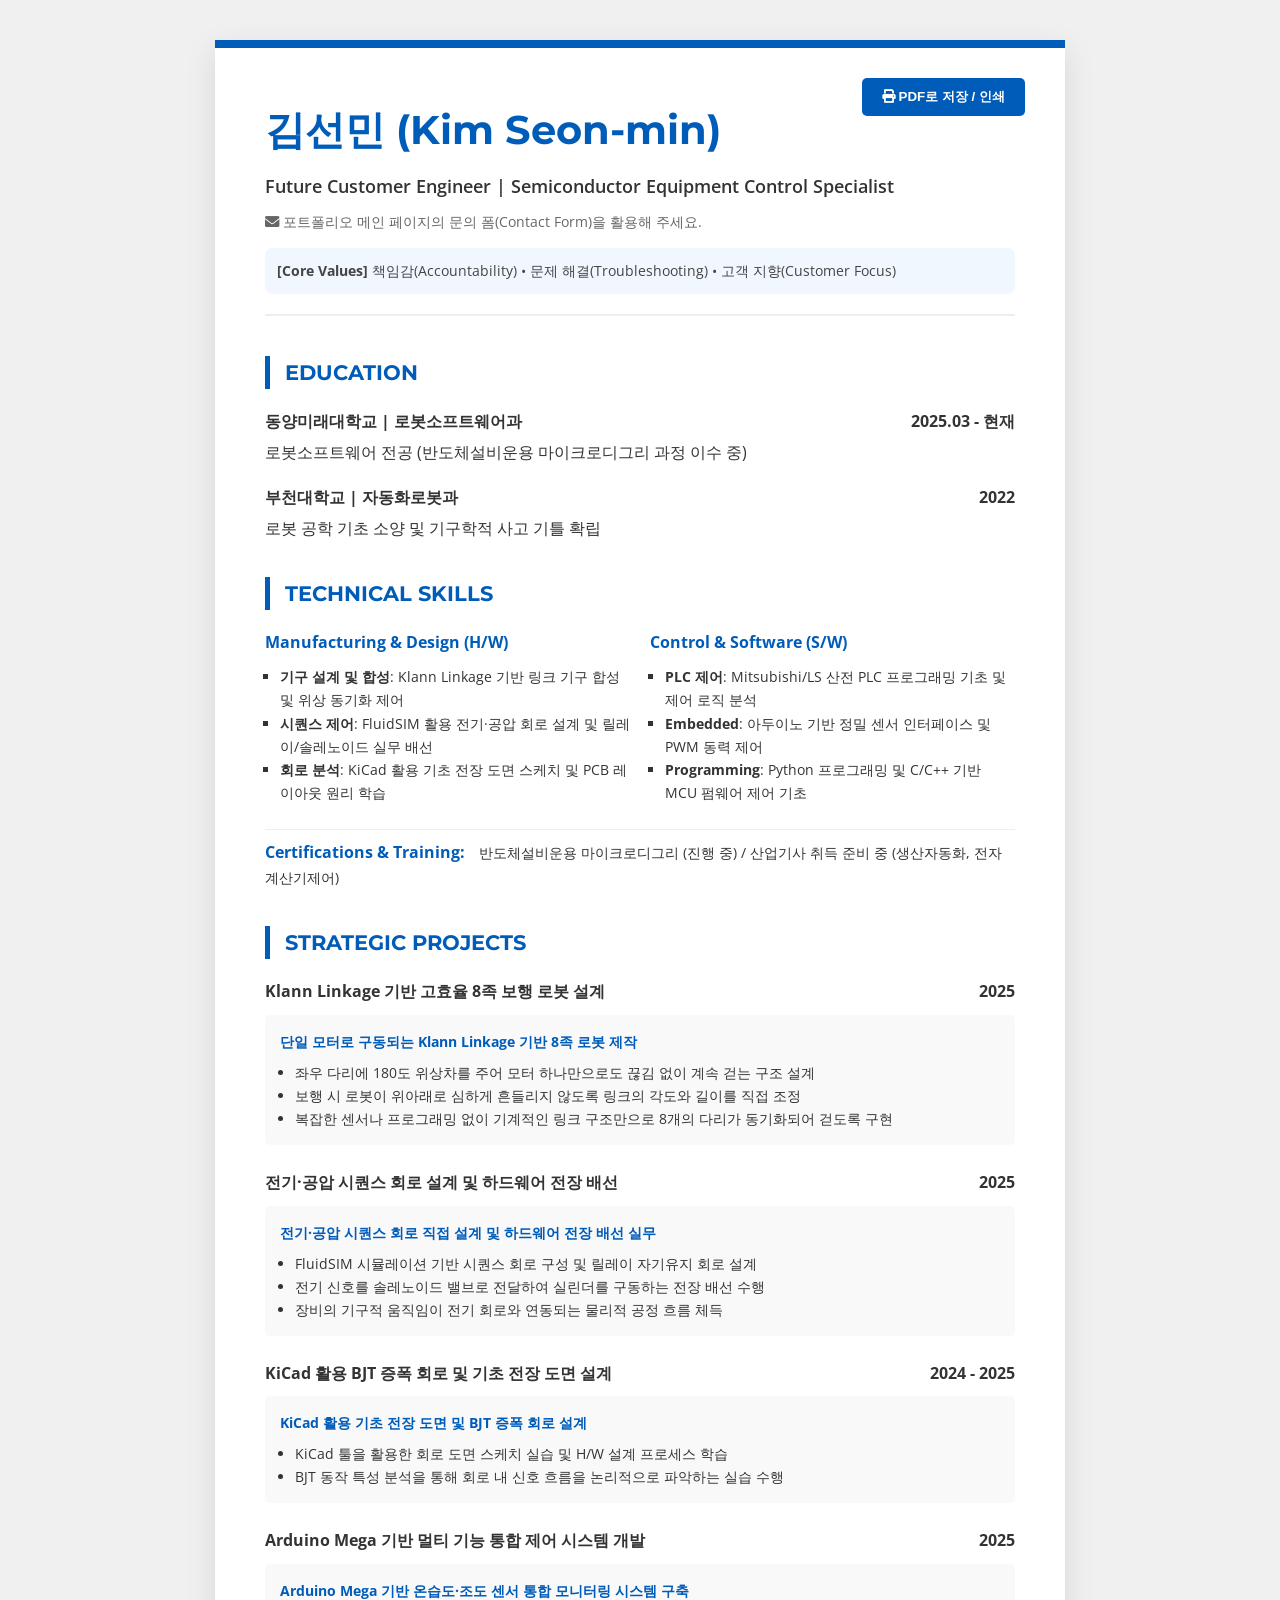
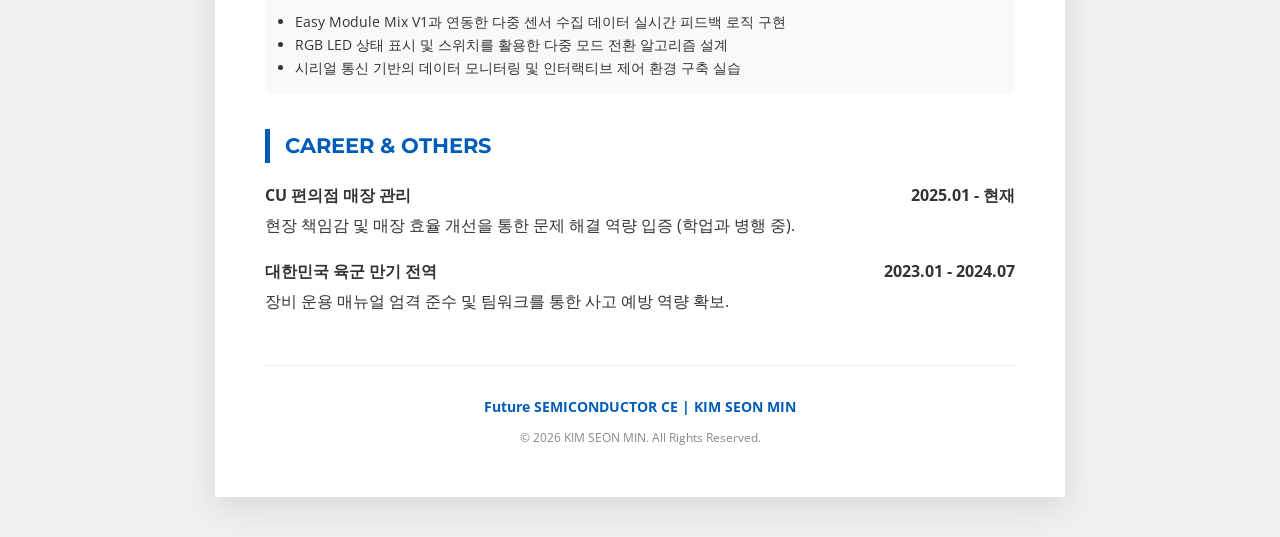
<file: resume.html>
<!DOCTYPE html>
<html lang="ko">
<head>
    <meta charset="UTF-8">
    <meta name="viewport" content="width=device-width, initial-scale=1.0">
    <title>이력서 | 반도체 장비 제어 전문가</title>
    <link href="https://fonts.googleapis.com/css2?family=Montserrat:wght@700&family=Open+Sans:wght@400;600;700&display=swap" rel="stylesheet">
    <link rel="stylesheet" href="https://cdnjs.cloudflare.com/ajax/libs/font-awesome/6.0.0/css/all.min.css">
    <style>
        :root {
            --primary: #005CB9;
            --text: #333;
            --bg: #fff;
        }
        * { margin:0; padding:0; box-sizing: border-box; }
        body { font-family: 'Open Sans', sans-serif; line-height: 1.6; color: var(--text); background: #f0f0f0; padding: 40px 20px; }
        .resume-container { max-width: 850px; margin: 0 auto; background: var(--bg); padding: 50px; box-shadow: 0 10px 30px rgba(0,0,0,0.1); border-top: 8px solid var(--primary); position: relative; }
        .print-btn { position: absolute; top: 30px; right: 40px; background: var(--primary); color: white; padding: 10px 20px; border-radius: 5px; text-decoration: none; font-weight: 700; cursor: pointer; border: none; }
        header { margin-bottom: 40px; border-bottom: 2px solid #eee; padding-bottom: 20px; }
        h1 { font-family: 'Montserrat', sans-serif; font-size: clamp(1.8rem, 5vw, 2.5rem); color: var(--primary); margin-bottom: 10px; white-space: nowrap; }
        .contact-info { display: flex; gap: 20px; font-size: clamp(0.75rem, 1.8vw, 0.9rem); color: #666; }
        section { margin-bottom: 35px; }
        h2 { font-family: 'Montserrat', sans-serif; font-size: clamp(1.1rem, 3vw, 1.3rem); border-left: 5px solid var(--primary); padding-left: 15px; margin-bottom: 20px; text-transform: uppercase; color: var(--primary); white-space: nowrap; }
        .edu-item, .exp-item { margin-bottom: 20px; }
        .item-header { display: flex; justify-content: space-between; font-weight: 700; margin-bottom: 5px; font-size: clamp(0.85rem, 2vw, 1rem); }
        .skills-grid { display: grid; grid-template-columns: 1fr 1fr; gap: 20px; }
        .skill-category h4 { margin-bottom: 10px; color: var(--primary); font-size: clamp(0.9rem, 2.5vw, 1rem); white-space: nowrap; }
        .project-item { margin-bottom: 25px; }
        .star-box { background: #f9f9f9; padding: 15px; border-radius: 5px; margin-top: 10px; font-size: clamp(0.75rem, 2vw, 0.9rem); }
        .star-box b { color: var(--primary); }
        
        @media print {
            .print-btn { display: none; }
            body { padding: 0; background: white; }
            .resume-container { box-shadow: none; width: 100%; border-top: none; }
        }
    </style>
</head>
<body>

    <div class="resume-container" id="resume">
        <button class="print-btn" onclick="window.print()"><i class="fas fa-print"></i> PDF로 저장 / 인쇄</button>
        
        <header>
            <h1>김선민 (Kim Seon-min)</h1>
            <p style="font-size: 1.1rem; font-weight: 600; margin-bottom: 10px;">Future Customer Engineer | Semiconductor Equipment Control Specialist</p>
            <div class="contact-info">
                <span><i class="fas fa-envelope"></i> 포트폴리오 메인 페이지의 문의 폼(Contact Form)을 활용해 주세요.</span>
            </div>
            <div style="margin-top: 15px; padding: 12px; background: #f0f7ff; border-radius: 8px; font-size: 0.85rem; color: #444;">
                <b>[Core Values]</b> 책임감(Accountability) • 문제 해결(Troubleshooting) • 고객 지향(Customer Focus)
            </div>
        </header>

        <section>
            <h2>Education</h2>
            <div class="edu-item">
                <div class="item-header">
                    <span>동양미래대학교 | 로봇소프트웨어과</span>
                    <span>2025.03 - 현재</span>
                </div>
                <p>로봇소프트웨어 전공 (반도체설비운용 마이크로디그리 과정 이수 중)</p>
            </div>
            <div class="edu-item">
                <div class="item-header">
                    <span>부천대학교 | 자동화로봇과</span>
                    <span>2022</span>
                </div>
                <p>로봇 공학 기초 소양 및 기구학적 사고 기틀 확립</p>
            </div>
        </section>

        <section>
            <h2>Technical Skills</h2>
            <div class="skills-grid">
                <div class="skill-category">
                    <h4>Manufacturing & Design (H/W)</h4>
                    <ul style="font-size: 0.9rem; margin-top: 5px; list-style: square; padding-left: 15px;">
                        <li><b>기구 설계 및 합성</b>: Klann Linkage 기반 링크 기구 합성 및 위상 동기화 제어</li>
                        <li><b>시퀀스 제어</b>: FluidSIM 활용 전기·공압 회로 설계 및 릴레이/솔레노이드 실무 배선</li>
                        <li><b>회로 분석</b>: KiCad 활용 기초 전장 도면 스케치 및 PCB 레이아웃 원리 학습</li>
                    </ul>
                </div>
                <div class="skill-category">
                    <h4>Control & Software (S/W)</h4>
                    <ul style="font-size: 0.9rem; margin-top: 5px; list-style: square; padding-left: 15px;">
                        <li><b>PLC 제어</b>: Mitsubishi/LS 산전 PLC 프로그래밍 기초 및 제어 로직 분석</li>
                        <li><b>Embedded</b>: 아두이노 기반 정밀 센서 인터페이스 및 PWM 동력 제어</li>
                        <li><b>Programming</b>: Python 프로그래밍 및 C/C++ 기반 MCU 펌웨어 제어 기초</li>
                    </ul>
                </div>
                <div class="skill-category" style="grid-column: span 2; border-top: 1px solid #eee; padding-top: 10px; margin-top: 5px;">
                    <h4 style="display:inline; margin-right: 10px;">Certifications & Training:</h4>
                    <span style="font-size: 0.9rem;">반도체설비운용 마이크로디그리 (진행 중) / 산업기사 취득 준비 중 (생산자동화, 전자계산기제어)</span>
                </div>
            </div>
        </section>

        <section>
            <h2>Strategic Projects</h2>
            <!-- Project 1: Robot -->
            <div class="project-item">
                <div class="item-header">
                    <span>Klann Linkage 기반 고효율 8족 보행 로봇 설계</span>
                    <span>2025</span>
                </div>
                <div class="star-box">
                    <p style="margin-bottom: 8px;"><b>단일 모터로 구동되는 Klann Linkage 기반 8족 로봇 제작</b></p>
                    <ul style="list-style: disc; padding-left: 15px;">
                        <li>좌우 다리에 180도 위상차를 주어 모터 하나만으로도 끊김 없이 계속 걷는 구조 설계</li>
                        <li>보행 시 로봇이 위아래로 심하게 흔들리지 않도록 링크의 각도와 길이를 직접 조정</li>
                        <li>복잡한 센서나 프로그래밍 없이 기계적인 링크 구조만으로 8개의 다리가 동기화되어 걷도록 구현</li>
                    </ul>
                </div>
            </div>

            <!-- Project 2: Sequence Control -->
            <div class="project-item">
                <div class="item-header">
                    <span>전기·공압 시퀀스 회로 설계 및 하드웨어 전장 배선</span>
                    <span>2025</span>
                </div>
                <div class="star-box">
                    <p style="margin-bottom: 8px;"><b>전기·공압 시퀀스 회로 직접 설계 및 하드웨어 전장 배선 실무</b></p>
                    <ul style="list-style: disc; padding-left: 15px;">
                        <li>FluidSIM 시뮬레이션 기반 시퀀스 회로 구성 및 릴레이 자기유지 회로 설계</li>
                        <li>전기 신호를 솔레노이드 밸브로 전달하여 실린더를 구동하는 전장 배선 수행</li>
                        <li>장비의 기구적 움직임이 전기 회로와 연동되는 물리적 공정 흐름 체득</li>
                    </ul>
                </div>
            </div>

            <!-- Project 3: Circuit Design -->
            <div class="project-item">
                <div class="item-header">
                    <span>KiCad 활용 BJT 증폭 회로 및 기초 전장 도면 설계</span>
                    <span>2024 - 2025</span>
                </div>
                <div class="star-box">
                    <p style="margin-bottom: 8px;"><b>KiCad 활용 기초 전장 도면 및 BJT 증폭 회로 설계</b></p>
                    <ul style="list-style: disc; padding-left: 15px;">
                        <li>KiCad 툴을 활용한 회로 도면 스케치 실습 및 H/W 설계 프로세스 학습</li>
                        <li>BJT 동작 특성 분석을 통해 회로 내 신호 흐름을 논리적으로 파악하는 실습 수행</li>
                    </ul>
                </div>
            </div>

            <!-- Project 4: Arduino Mega Logic -->
            <div class="project-item">
                <div class="item-header">
                    <span>Arduino Mega 기반 멀티 기능 통합 제어 시스템 개발</span>
                    <span>2025</span>
                </div>
                <div class="star-box">
                    <p style="margin-bottom: 8px;"><b>Arduino Mega 기반 온습도·조도 센서 통합 모니터링 시스템 구축</b></p>
                    <ul style="list-style: disc; padding-left: 15px;">
                        <li>Easy Module Mix V1과 연동한 다중 센서 수집 데이터 실시간 피드백 로직 구현</li>
                        <li>RGB LED 상태 표시 및 스위치를 활용한 다중 모드 전환 알고리즘 설계</li>
                        <li>시리얼 통신 기반의 데이터 모니터링 및 인터랙티브 제어 환경 구축 실습</li>
                    </ul>
                </div>
            </div>
        </section>

        <section>
            <h2>Career & Others</h2>
            <div class="exp-item">
                <div class="item-header">
                    <span>CU 편의점 매장 관리</span>
                    <span>2025.01 - 현재</span>
                </div>
                <p>현장 책임감 및 매장 효율 개선을 통한 문제 해결 역량 입증 (학업과 병행 중).</p>
            </div>
            <div class="exp-item">
                <div class="item-header">
                    <span>대한민국 육군 만기 전역</span>
                    <span>2023.01 - 2024.07</span>
                </div>
                <p>장비 운용 매뉴얼 엄격 준수 및 팀워크를 통한 사고 예방 역량 확보.</p>
            </div>
        </section>


        <!-- Footer (Hidden in Print) -->
        <footer style="margin-top: 50px; padding-top: 30px; border-top: 1px solid #eee; text-align: center; color: #888;">
            <p style="font-size: 0.85rem; font-weight: 700; color: var(--primary); margin-bottom: 10px;">Future SEMICONDUCTOR CE | KIM SEON MIN</p>
            <p style="font-size: 0.75rem;">&copy; 2026 KIM SEON MIN. All Rights Reserved.</p>
        </div>

    </div>

    <style>
        @media print {
            footer { display: none; }
        }
    </style>
</body>
</html>
</file>
